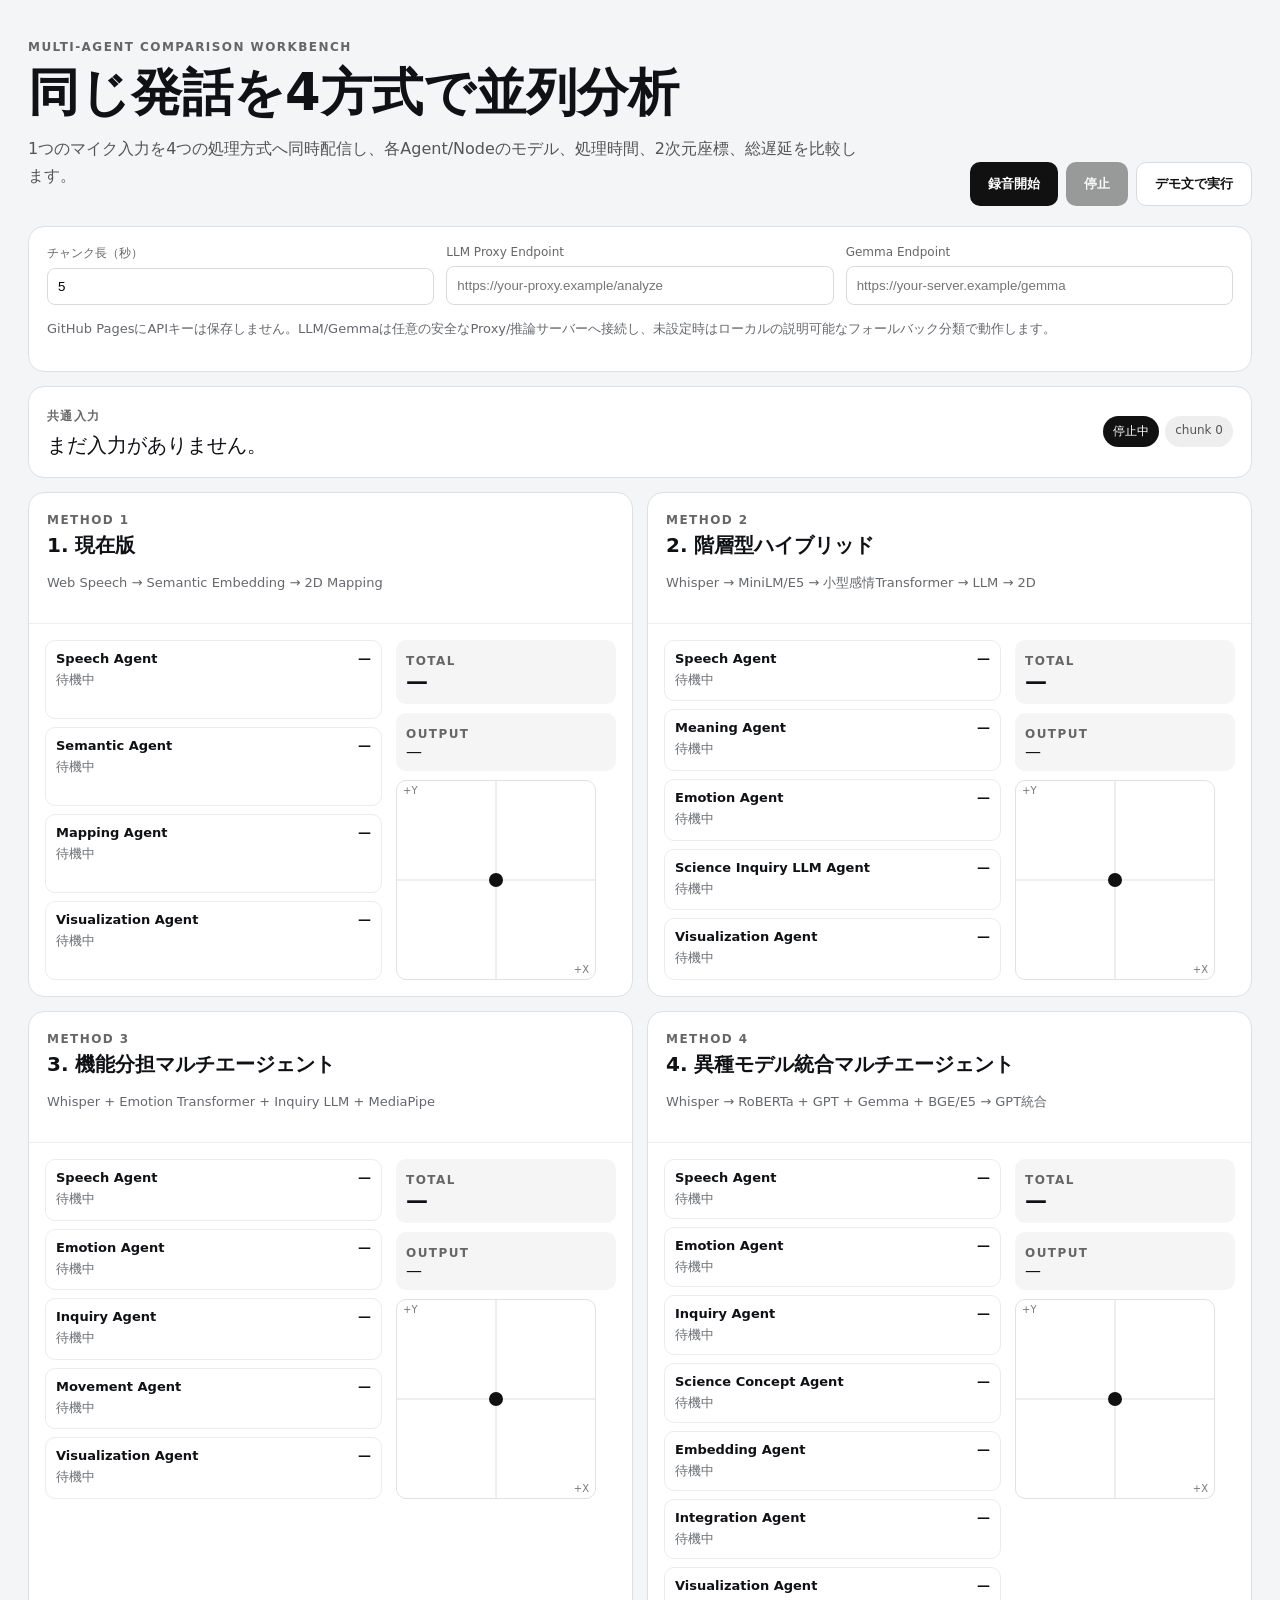
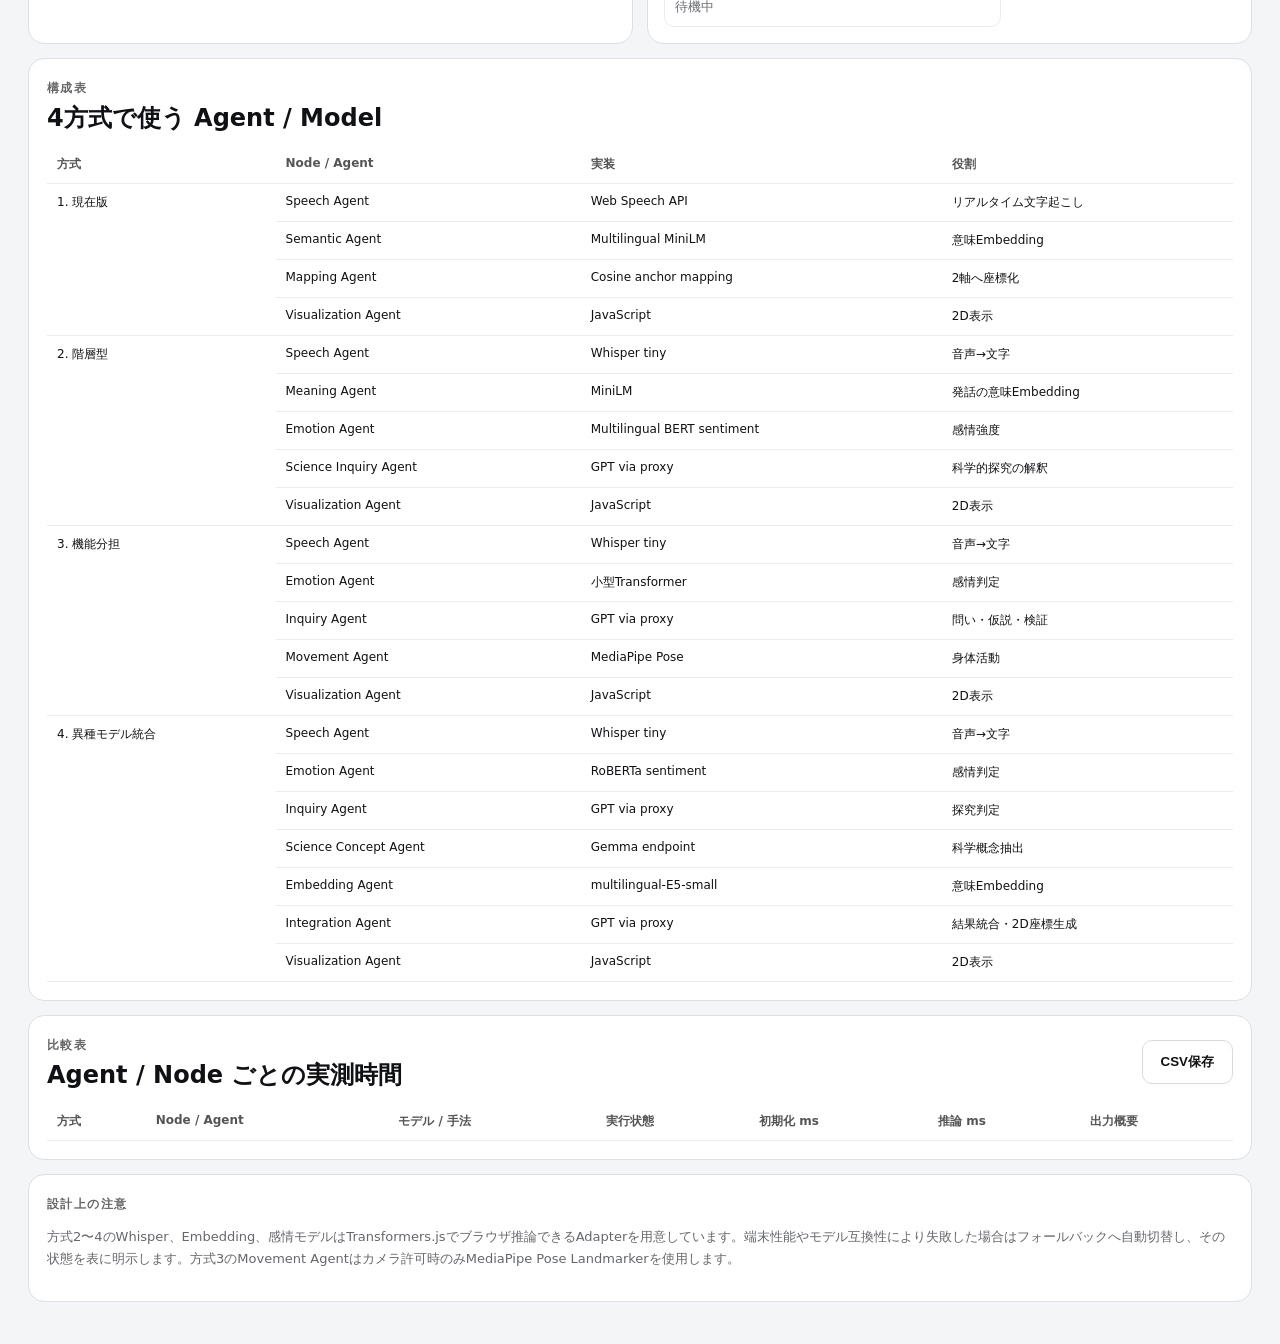
<file: multi-method-compare/index.html>
<!doctype html>
<html lang="ja">
<head>
  <meta charset="utf-8" />
  <meta name="viewport" content="width=device-width, initial-scale=1" />
  <title>Realtime Speech AI - 4 Method Comparator</title>
  <link rel="stylesheet" href="./styles.css" />
</head>
<body>
  <main class="shell">
    <header class="hero">
      <div>
        <p class="eyebrow">MULTI-AGENT COMPARISON WORKBENCH</p>
        <h1>同じ発話を4方式で並列分析</h1>
        <p class="lead">1つのマイク入力を4つの処理方式へ同時配信し、各Agent/Nodeのモデル、処理時間、2次元座標、総遅延を比較します。</p>
      </div>
      <div class="controls">
        <button id="startBtn">録音開始</button>
        <button id="stopBtn" disabled>停止</button>
        <button id="demoBtn" class="secondary">デモ文で実行</button>
      </div>
    </header>

    <section class="settings card">
      <div class="setting-grid">
        <label>チャンク長（秒）<input id="chunkSec" type="number" min="2" max="15" value="5"></label>
        <label>LLM Proxy Endpoint<input id="llmEndpoint" type="url" placeholder="https://your-proxy.example/analyze"></label>
        <label>Gemma Endpoint<input id="gemmaEndpoint" type="url" placeholder="https://your-server.example/gemma"></label>
      </div>
      <p class="hint">GitHub PagesにAPIキーは保存しません。LLM/Gemmaは任意の安全なProxy/推論サーバーへ接続し、未設定時はローカルの説明可能なフォールバック分類で動作します。</p>
    </section>

    <section class="live card">
      <div>
        <span class="label">共通入力</span>
        <p id="inputText" class="transcript">まだ入力がありません。</p>
      </div>
      <div class="statusline">
        <span id="recordingBadge" class="badge">停止中</span>
        <span id="chunkBadge" class="badge muted">chunk 0</span>
      </div>
    </section>

    <section id="methodGrid" class="method-grid"></section>

    <section class="card">
      <div class="section-head"><div><span class="label">構成表</span><h2>4方式で使う Agent / Model</h2></div></div>
      <div class="table-wrap"><table><thead><tr><th>方式</th><th>Node / Agent</th><th>実装</th><th>役割</th></tr></thead><tbody>
        <tr><td rowspan="4">1. 現在版</td><td>Speech Agent</td><td>Web Speech API</td><td>リアルタイム文字起こし</td></tr>
        <tr><td>Semantic Agent</td><td>Multilingual MiniLM</td><td>意味Embedding</td></tr>
        <tr><td>Mapping Agent</td><td>Cosine anchor mapping</td><td>2軸へ座標化</td></tr>
        <tr><td>Visualization Agent</td><td>JavaScript</td><td>2D表示</td></tr>
        <tr><td rowspan="5">2. 階層型</td><td>Speech Agent</td><td>Whisper tiny</td><td>音声→文字</td></tr>
        <tr><td>Meaning Agent</td><td>MiniLM</td><td>発話の意味Embedding</td></tr>
        <tr><td>Emotion Agent</td><td>Multilingual BERT sentiment</td><td>感情強度</td></tr>
        <tr><td>Science Inquiry Agent</td><td>GPT via proxy</td><td>科学的探究の解釈</td></tr>
        <tr><td>Visualization Agent</td><td>JavaScript</td><td>2D表示</td></tr>
        <tr><td rowspan="5">3. 機能分担</td><td>Speech Agent</td><td>Whisper tiny</td><td>音声→文字</td></tr>
        <tr><td>Emotion Agent</td><td>小型Transformer</td><td>感情判定</td></tr>
        <tr><td>Inquiry Agent</td><td>GPT via proxy</td><td>問い・仮説・検証</td></tr>
        <tr><td>Movement Agent</td><td>MediaPipe Pose</td><td>身体活動</td></tr>
        <tr><td>Visualization Agent</td><td>JavaScript</td><td>2D表示</td></tr>
        <tr><td rowspan="7">4. 異種モデル統合</td><td>Speech Agent</td><td>Whisper tiny</td><td>音声→文字</td></tr>
        <tr><td>Emotion Agent</td><td>RoBERTa sentiment</td><td>感情判定</td></tr>
        <tr><td>Inquiry Agent</td><td>GPT via proxy</td><td>探究判定</td></tr>
        <tr><td>Science Concept Agent</td><td>Gemma endpoint</td><td>科学概念抽出</td></tr>
        <tr><td>Embedding Agent</td><td>multilingual-E5-small</td><td>意味Embedding</td></tr>
        <tr><td>Integration Agent</td><td>GPT via proxy</td><td>結果統合・2D座標生成</td></tr>
        <tr><td>Visualization Agent</td><td>JavaScript</td><td>2D表示</td></tr>
      </tbody></table></div>
    </section>

    <section class="card">
      <div class="section-head">
        <div><span class="label">比較表</span><h2>Agent / Node ごとの実測時間</h2></div>
        <button id="csvBtn" class="secondary">CSV保存</button>
      </div>
      <div class="table-wrap"><table id="timingTable"><thead><tr><th>方式</th><th>Node / Agent</th><th>モデル / 手法</th><th>実行状態</th><th>初期化 ms</th><th>推論 ms</th><th>出力概要</th></tr></thead><tbody></tbody></table></div>
    </section>

    <section class="card notes">
      <span class="label">設計上の注意</span>
      <p>方式2〜4のWhisper、Embedding、感情モデルはTransformers.jsでブラウザ推論できるAdapterを用意しています。端末性能やモデル互換性により失敗した場合はフォールバックへ自動切替し、その状態を表に明示します。方式3のMovement Agentはカメラ許可時のみMediaPipe Pose Landmarkerを使用します。</p>
    </section>
  </main>
  <script type="module" src="./app.js"></script>
</body>
</html>
</file>
<file: multi-method-compare/styles.css>
:root { font-family: Inter, "IBM Plex Sans JP", system-ui, sans-serif; color:#101114; background:#f4f5f6; }
*{box-sizing:border-box} body{margin:0}.shell{max-width:1440px;margin:auto;padding:28px}.hero{display:flex;justify-content:space-between;gap:24px;align-items:flex-end;margin-bottom:20px}.eyebrow,.label{font-size:12px;letter-spacing:.12em;color:#666;font-weight:700}.hero h1{font-size:clamp(30px,4vw,54px);line-height:1.04;margin:8px 0}.lead{max-width:840px;color:#555;line-height:1.7}.controls{display:flex;gap:8px;flex-wrap:wrap}button{border:0;border-radius:10px;padding:12px 18px;background:#111;color:#fff;font-weight:700;cursor:pointer}button.secondary{background:#fff;color:#111;border:1px solid #d8dadd}button:disabled{opacity:.4;cursor:not-allowed}.card{background:#fff;border:1px solid #dedfe2;border-radius:16px;padding:18px;margin:14px 0}.setting-grid{display:grid;grid-template-columns:repeat(3,minmax(0,1fr));gap:12px}.setting-grid label{font-size:12px;color:#666;display:grid;gap:6px}.setting-grid input{width:100%;padding:10px;border:1px solid #d8dadd;border-radius:8px}.hint,.notes p{color:#65676c;font-size:13px;line-height:1.7}.live{display:flex;justify-content:space-between;gap:16px;align-items:center}.transcript{font-size:20px;margin:7px 0 0}.statusline{display:flex;gap:6px}.badge{padding:7px 10px;border-radius:999px;background:#111;color:#fff;font-size:12px}.badge.muted{background:#eee;color:#555}.method-grid{display:grid;grid-template-columns:repeat(2,minmax(0,1fr));gap:14px}.method-card{background:#fff;border:1px solid #dedfe2;border-radius:16px;overflow:hidden}.method-card header{padding:16px 18px;border-bottom:1px solid #eee}.method-card h3{margin:4px 0 0;font-size:20px}.method-body{display:grid;grid-template-columns:1fr 220px;gap:14px;padding:16px}.node-list{display:grid;gap:8px}.node{padding:10px;border:1px solid #ececef;border-radius:10px}.node-top{display:flex;justify-content:space-between;gap:12px;font-size:13px;font-weight:700}.node small{display:block;color:#6c6f75;margin-top:5px}.method-summary{display:grid;gap:9px;align-content:start}.metric{padding:10px;border-radius:10px;background:#f5f5f6}.metric strong{display:block;font-size:22px}.plot{width:200px;height:200px;border:1px solid #dfe1e5;border-radius:10px;background:linear-gradient(#0000 49.5%,#ddd 50%,#0000 50.5%),linear-gradient(90deg,#0000 49.5%,#ddd 50%,#0000 50.5%);position:relative}.dot{width:14px;height:14px;border-radius:50%;background:#111;position:absolute;transform:translate(-50%,-50%);left:50%;top:50%}.axisx,.axisy{position:absolute;font-size:10px;color:#777}.axisx{bottom:4px;right:6px}.axisy{top:4px;left:6px}.section-head{display:flex;justify-content:space-between;align-items:center;gap:12px}.section-head h2{margin:5px 0 0}.table-wrap{overflow:auto;margin-top:12px}table{width:100%;border-collapse:collapse;font-size:12px}th,td{text-align:left;padding:10px;border-bottom:1px solid #ececef;vertical-align:top}th{white-space:nowrap;color:#555}.ok{color:#08783d}.fallback{color:#a65d00}.error{color:#b42318}@media(max-width:900px){.hero{display:block}.controls{margin-top:16px}.method-grid,.setting-grid{grid-template-columns:1fr}.method-body{grid-template-columns:1fr}.plot{width:100%;aspect-ratio:1/1;height:auto}.live{align-items:flex-start;flex-direction:column}}
</file>
